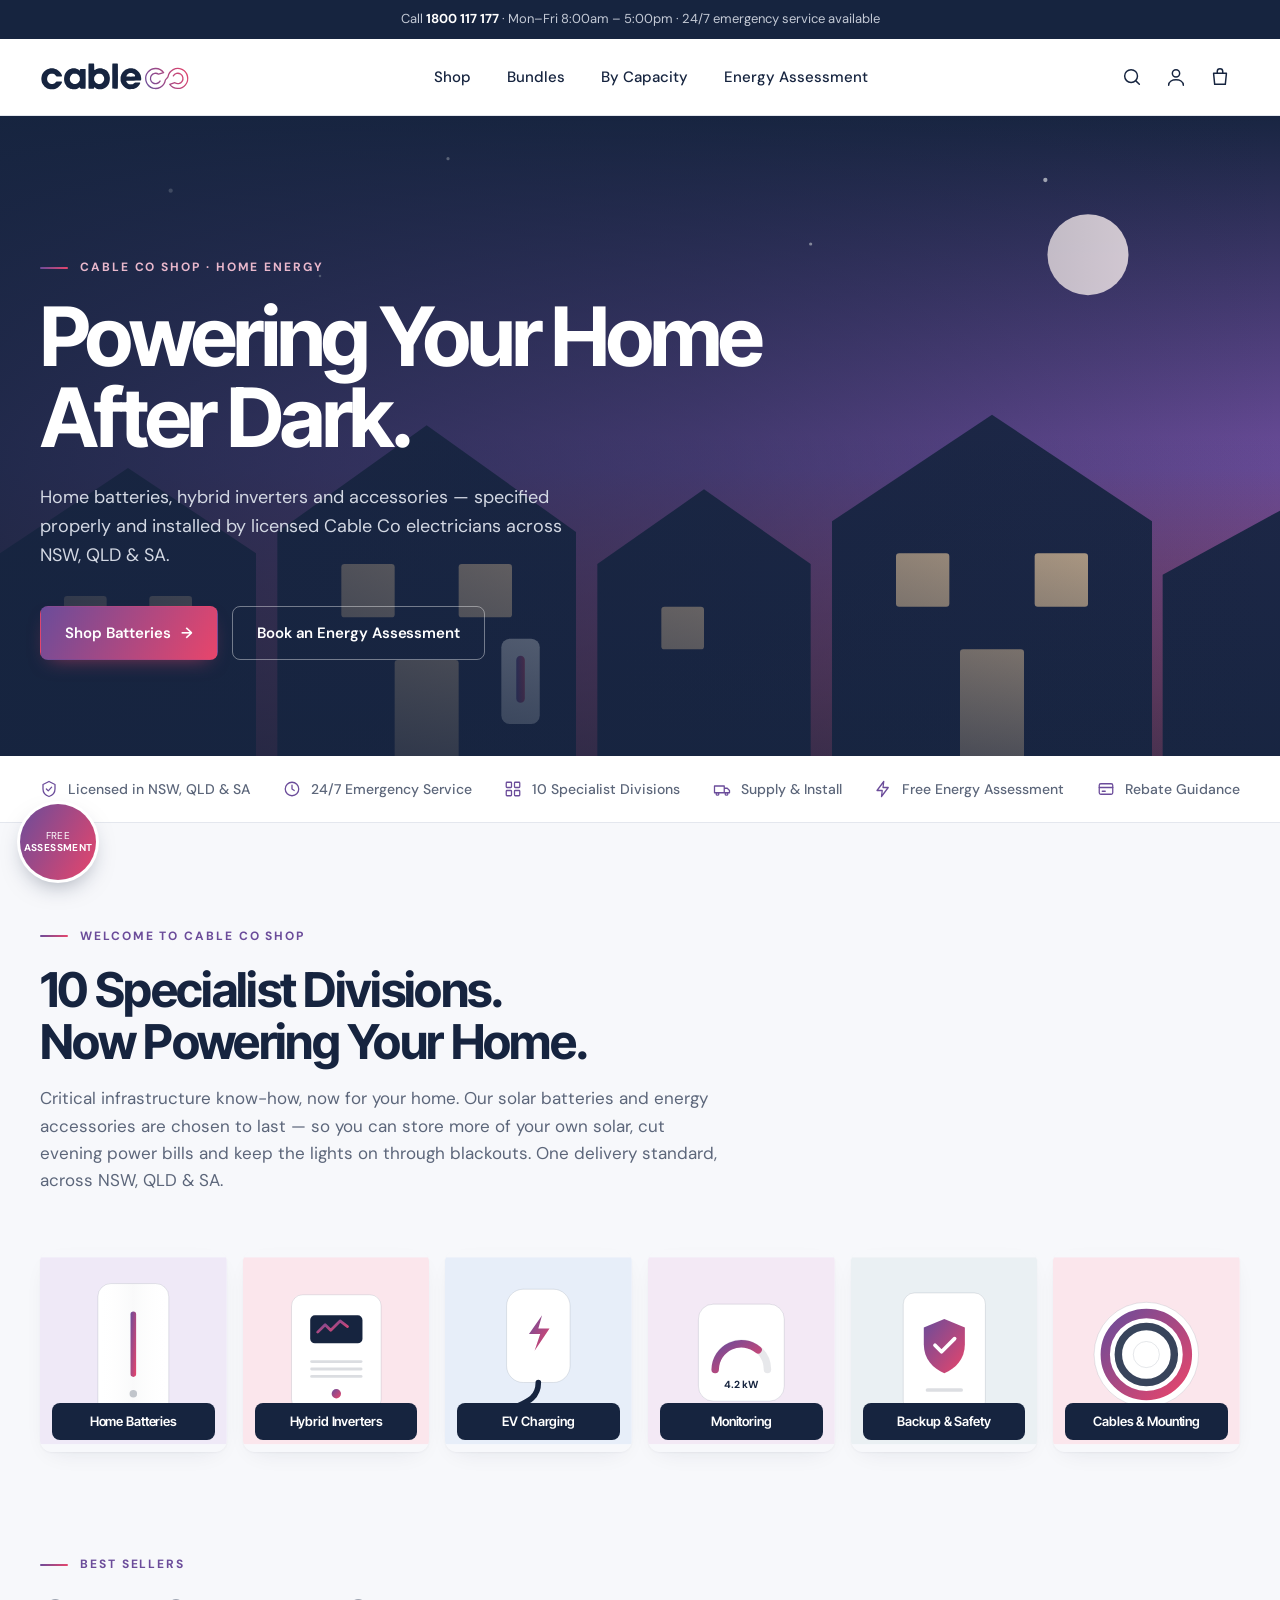
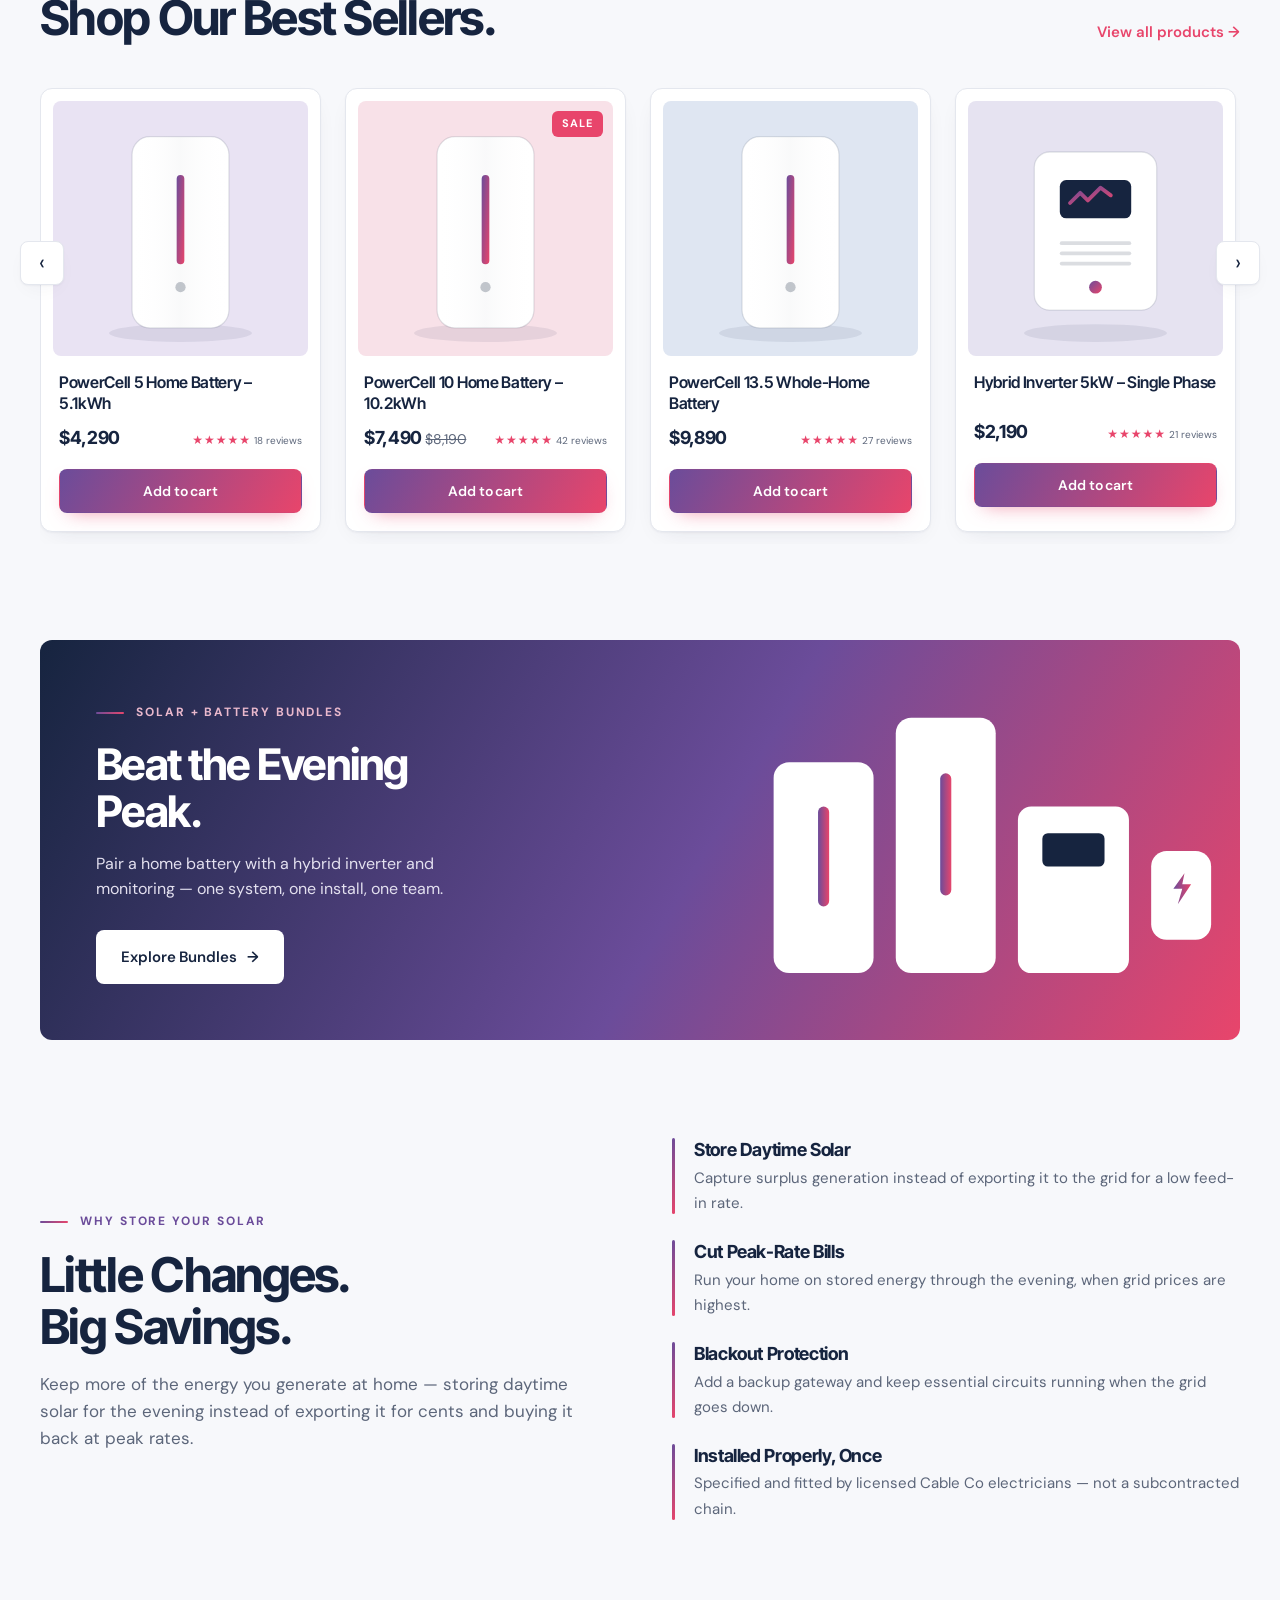
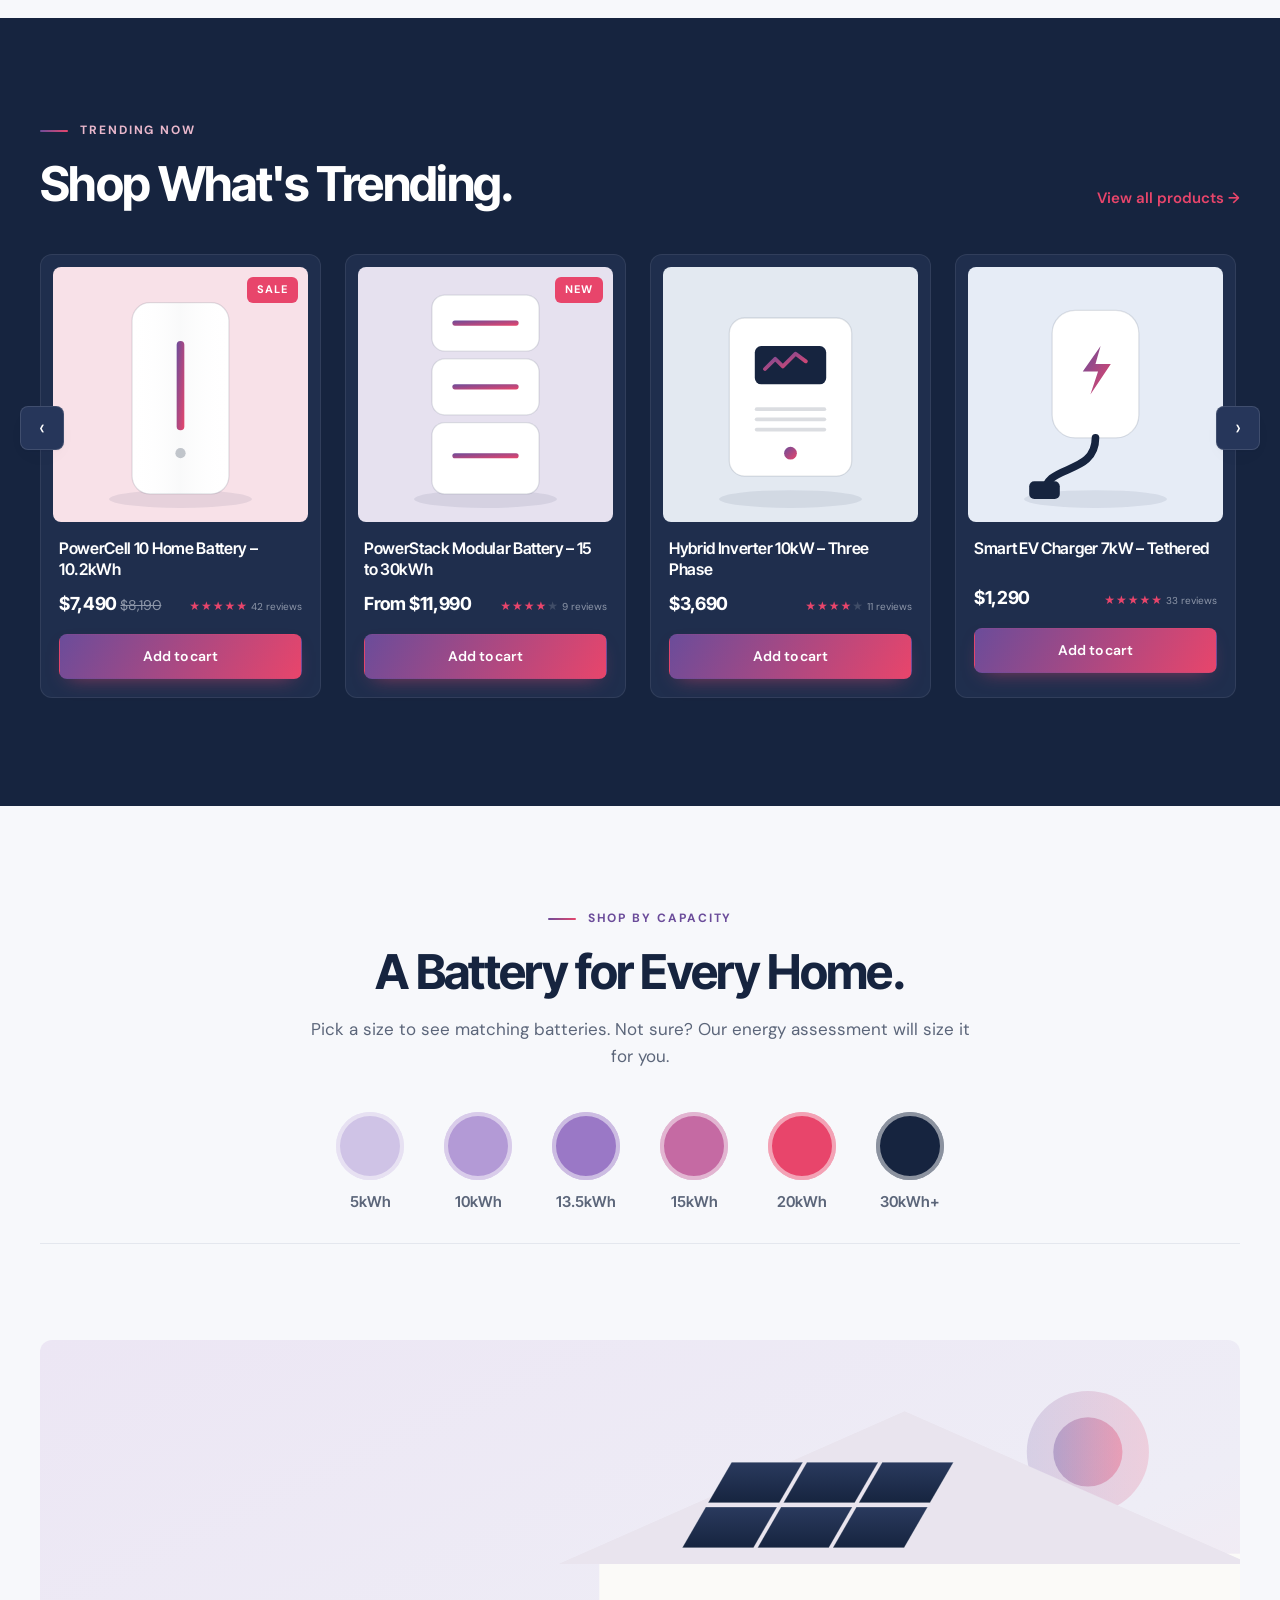
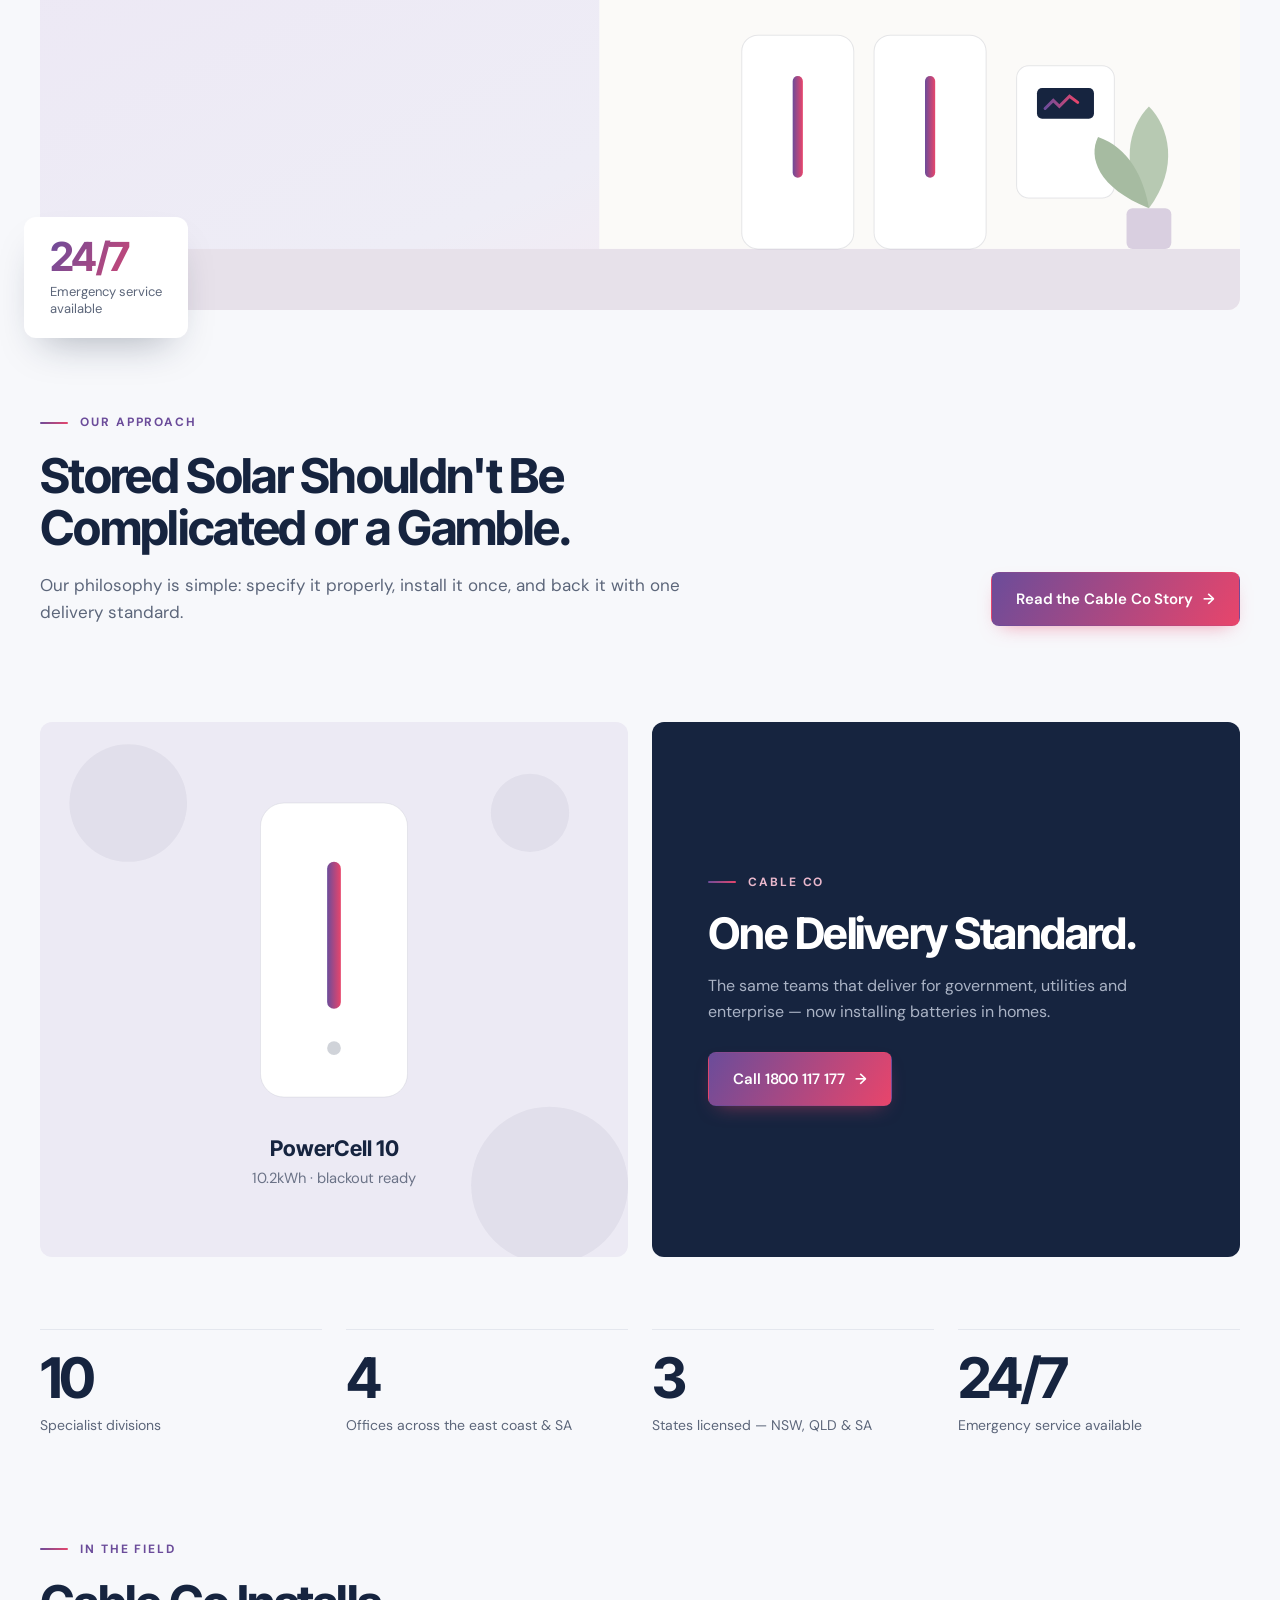
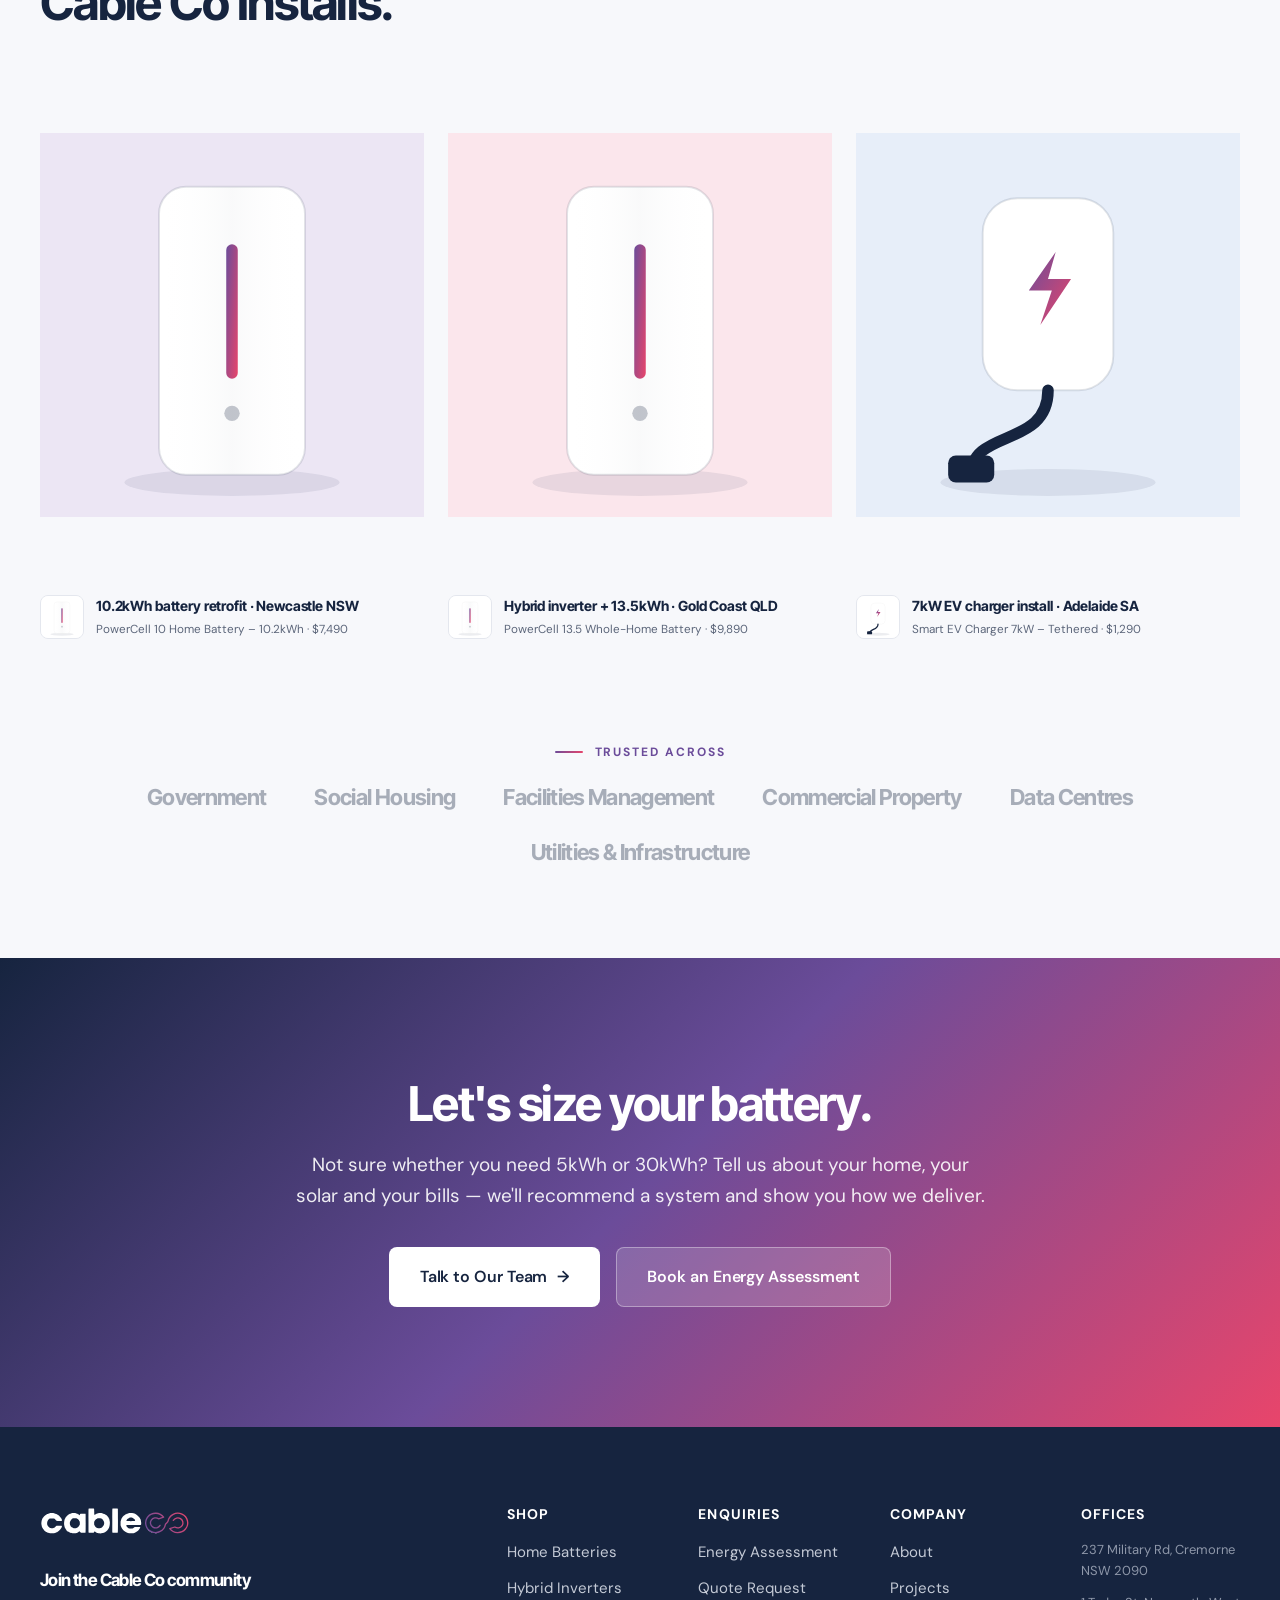
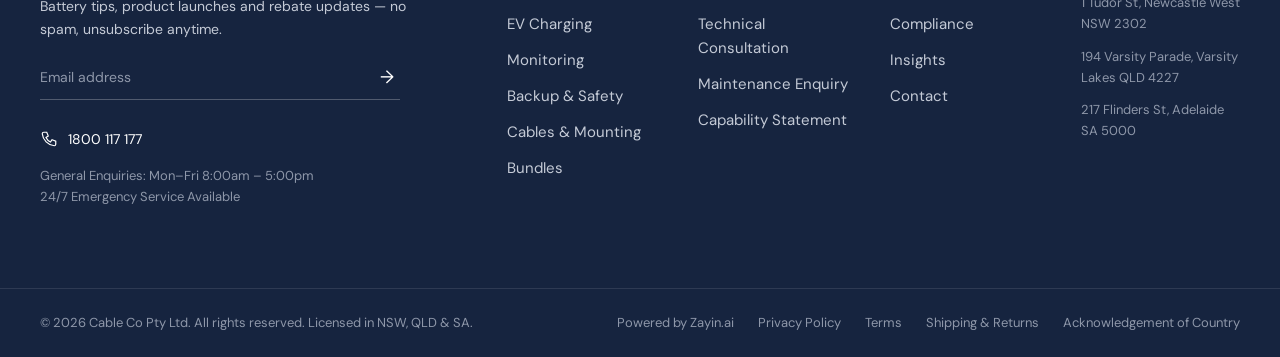
<file: index.html>
<!doctype html>
<html lang="en-AU">
<head>
  <meta charset="utf-8">
  <meta name="viewport" content="width=device-width, initial-scale=1">
  <title>Cable Co Shop | Solar Batteries & Accessories</title>
  <meta name="description" content="Home solar batteries, hybrid inverters, EV chargers and accessories from Cable Co — licensed in NSW, QLD & SA.">
  <link rel="preconnect" href="https://fonts.googleapis.com">
  <link rel="preconnect" href="https://fonts.gstatic.com" crossorigin>
  <link href="https://fonts.googleapis.com/css2?family=DM+Sans:opsz,wght@9..40,300;9..40,400;9..40,500;9..40,700&family=Inter+Tight:wght@500;600;700;800&display=swap" rel="stylesheet">
  <link rel="stylesheet" href="/assets/css/styles.css">
</head>
<body>

  <!-- Announcement bar -->
  <div class="announce">
    <span>Call <a href="tel:1800117177">1800 117 177</a> · Mon–Fri 8:00am – 5:00pm · 24/7 emergency service available</span>
  </div>

  <!-- Header -->
  <header class="site-header">
    <div class="container header-inner">
      <button class="icon-btn menu-toggle" aria-label="Open menu" data-menu-toggle>
        <svg viewBox="0 0 24 24"><path d="M3 6h18M3 12h18M3 18h18"/></svg>
      </button>
      <a href="/" class="logo" aria-label="Cable Co Shop home">
        <img src="/assets/img/cableco-logo.svg" alt="Cable Co" width="150" height="29">
      </a>
      <nav class="main-nav" data-menu>
        <a href="#best-sellers">Shop</a>
        <a href="#bundles">Bundles</a>
        <a href="#capacity">By Capacity</a>
        <a href="#assessment">Energy Assessment</a>
      </nav>
      <div class="header-icons">
        <button class="icon-btn" aria-label="Search"><svg viewBox="0 0 24 24"><circle cx="11" cy="11" r="7"/><path d="m20 20-3.5-3.5"/></svg></button>
        <a class="icon-btn" href="#" aria-label="Account"><svg viewBox="0 0 24 24"><circle cx="12" cy="8" r="4"/><path d="M4 21c0-4 4-6 8-6s8 2 8 6"/></svg></a>
        <button class="icon-btn cart-btn" aria-label="Cart" data-cart-open>
          <svg viewBox="0 0 24 24"><path d="M5 8h14l-1.2 12H6.2z"/><path d="M9 8V6a3 3 0 0 1 6 0v2"/></svg>
          <span class="cart-count" data-cart-count>0</span>
        </button>
      </div>
    </div>
  </header>

  <main>
    <!-- Hero -->
    <section class="hero">
      <div class="hero-art" aria-hidden="true">
        <svg viewBox="0 0 1200 620" preserveAspectRatio="xMidYMid slice">
          <defs>
            <linearGradient id="dusk" x1="0" y1="0" x2="0" y2="1"><stop offset="0" stop-color="#16243f"/><stop offset=".55" stop-color="#6b4c9a"/><stop offset="1" stop-color="#d9577e"/></linearGradient>
            <linearGradient id="fg" x1="0" x2="1"><stop offset="0" stop-color="#6b4c9a"/><stop offset="1" stop-color="#e8456b"/></linearGradient>
          </defs>
          <rect width="1200" height="620" fill="url(#dusk)"/>
          <g fill="#fff" opacity=".7"><circle cx="160" cy="80" r="2"/><circle cx="420" cy="50" r="1.5"/><circle cx="980" cy="70" r="2"/><circle cx="760" cy="130" r="1.5"/><circle cx="300" cy="160" r="1.2"/></g>
          <circle cx="1020" cy="140" r="38" fill="#fdf0f3" opacity=".9"/>
          <g fill="#1d2747">
            <path d="M0 620 V420 L120 340 L240 420 V620Z"/><path d="M260 620 V400 L400 300 L540 400 V620Z"/>
            <path d="M560 620 V430 L660 360 L760 430 V620Z"/><path d="M780 620 V390 L930 290 L1080 390 V620Z"/><path d="M1090 620 V440 L1200 380 V620Z"/>
          </g>
          <g fill="#ffd9a8"><rect x="60" y="460" width="40" height="40" rx="3"/><rect x="140" y="460" width="40" height="40" rx="3"/>
            <rect x="320" y="430" width="50" height="50" rx="3"/><rect x="430" y="430" width="50" height="50" rx="3"/><rect x="370" y="520" width="60" height="100" rx="3"/>
            <rect x="620" y="470" width="40" height="40" rx="3"/><rect x="840" y="420" width="50" height="50" rx="3"/><rect x="970" y="420" width="50" height="50" rx="3"/><rect x="900" y="510" width="60" height="110" rx="3"/></g>
          <g transform="translate(470 500)"><rect width="36" height="80" rx="8" fill="#fff"/><rect x="14" y="16" width="8" height="44" rx="4" fill="url(#fg)"/></g>
        </svg>
      </div>
      <div class="container hero-content">
        <p class="eyebrow light">Cable Co Shop · Home Energy</p>
        <h1>Powering Your Home<br>After Dark.</h1>
        <p class="hero-lead">Home batteries, hybrid inverters and accessories — specified properly and installed by licensed Cable Co electricians across NSW, QLD &amp; SA.</p>
        <div class="btn-row">
          <a href="#best-sellers" class="btn btn-grad">Shop Batteries <span aria-hidden="true">→</span></a>
          <a href="#assessment" class="btn btn-outline-light">Book an Energy Assessment</a>
        </div>
      </div>
    </section>

    <!-- Trust strip -->
    <section class="trust">
      <div class="container trust-inner">
        <span><svg viewBox="0 0 24 24"><path d="M12 2 4 6v6c0 5 3.5 8.5 8 10 4.5-1.5 8-5 8-10V6z"/><path d="m8.5 12 2.5 2.5 4.5-5"/></svg>Licensed in NSW, QLD &amp; SA</span>
        <span><svg viewBox="0 0 24 24"><circle cx="12" cy="12" r="9"/><path d="M12 7v5l3 2"/></svg>24/7 Emergency Service</span>
        <span><svg viewBox="0 0 24 24"><rect x="3" y="3" width="7" height="7" rx="1"/><rect x="14" y="3" width="7" height="7" rx="1"/><rect x="3" y="14" width="7" height="7" rx="1"/><rect x="14" y="14" width="7" height="7" rx="1"/></svg>10 Specialist Divisions</span>
        <span><svg viewBox="0 0 24 24"><path d="M2 8h13v9H2zM15 11h4l3 3v3h-7"/><circle cx="6" cy="18.5" r="1.8"/><circle cx="18" cy="18.5" r="1.8"/></svg>Supply &amp; Install</span>
        <span><svg viewBox="0 0 24 24"><path d="M13 2 4 14h7l-1 8 9-12h-7z"/></svg>Free Energy Assessment</span>
        <span><svg viewBox="0 0 24 24"><rect x="3" y="5" width="18" height="14" rx="2"/><path d="M3 10h18M7 15h4"/></svg>Rebate Guidance</span>
      </div>
    </section>

    <!-- Welcome -->
    <section class="section container intro">
      <div class="sec-head">
        <p class="eyebrow">Welcome to Cable Co Shop</p>
        <h2>10 Specialist Divisions.<br>Now Powering Your Home.</h2>
        <p>Critical infrastructure know-how, now for your home. Our solar batteries and energy accessories are chosen to last — so you can store more of your own solar, cut evening power bills and keep the lights on through blackouts. One delivery standard, across NSW, QLD &amp; SA.</p>
      </div>
    </section>

    <!-- Category tiles -->
    <section class="cat-tiles" data-categories></section>

    <!-- Best sellers -->
    <section class="section" id="best-sellers">
      <div class="container">
        <div class="sec-head row">
          <div>
            <p class="eyebrow">Best Sellers</p>
            <h2>Shop Our Best Sellers.</h2>
          </div>
          <a href="#trending" class="link-arrow">View all products <span aria-hidden="true">→</span></a>
        </div>
        <div class="carousel" data-carousel>
          <button class="car-arrow prev" aria-label="Previous" data-prev>‹</button>
          <div class="car-track" data-products="best"></div>
          <button class="car-arrow next" aria-label="Next" data-next>›</button>
        </div>
      </div>
    </section>

    <!-- Promo banner -->
    <section class="container" id="bundles">
      <div class="promo">
        <div class="promo-art" aria-hidden="true">
          <svg viewBox="0 0 800 360" preserveAspectRatio="xMaxYMax meet">
            <defs><linearGradient id="pg" x1="0" x2="1"><stop offset="0" stop-color="#6b4c9a"/><stop offset="1" stop-color="#e8456b"/></linearGradient></defs>
            <g transform="translate(380 70)">
              <rect x="0" y="40" width="90" height="190" rx="14" fill="#fff"/><rect x="40" y="80" width="10" height="90" rx="5" fill="url(#pg)"/>
              <rect x="110" y="0" width="90" height="230" rx="14" fill="#fff"/><rect x="150" y="50" width="10" height="110" rx="5" fill="url(#pg)"/>
              <rect x="220" y="80" width="100" height="150" rx="12" fill="#fff"/><rect x="242" y="104" width="56" height="30" rx="5" fill="#16243f"/>
              <rect x="340" y="120" width="54" height="80" rx="14" fill="#fff"/><path d="M370 140 l-10 14 h8 l-4 14 12-18 h-8z" fill="url(#pg)"/>
            </g>
          </svg>
        </div>
        <div class="promo-copy">
          <p class="eyebrow light">Solar + Battery Bundles</p>
          <h3>Beat the Evening Peak.</h3>
          <p>Pair a home battery with a hybrid inverter and monitoring — one system, one install, one team.</p>
          <a href="#trending" class="btn btn-white">Explore Bundles <span aria-hidden="true">→</span></a>
        </div>
      </div>
    </section>

    <!-- Tagline -->
    <section class="section container split-copy">
      <div class="sec-head">
        <p class="eyebrow">Why Store Your Solar</p>
        <h2>Little Changes.<br>Big Savings.</h2>
        <p>Keep more of the energy you generate at home — storing daytime solar for the evening instead of exporting it for cents and buying it back at peak rates.</p>
      </div>
      <ul class="bar-list">
        <li><strong>Store Daytime Solar</strong><span>Capture surplus generation instead of exporting it to the grid for a low feed-in rate.</span></li>
        <li><strong>Cut Peak-Rate Bills</strong><span>Run your home on stored energy through the evening, when grid prices are highest.</span></li>
        <li><strong>Blackout Protection</strong><span>Add a backup gateway and keep essential circuits running when the grid goes down.</span></li>
        <li><strong>Installed Properly, Once</strong><span>Specified and fitted by licensed Cable Co electricians — not a subcontracted chain.</span></li>
      </ul>
    </section>

    <!-- Trending -->
    <section class="section section-dark" id="trending">
      <div class="container">
        <div class="sec-head row">
          <div>
            <p class="eyebrow">Trending Now</p>
            <h2>Shop What's Trending.</h2>
          </div>
          <a href="#best-sellers" class="link-arrow">View all products <span aria-hidden="true">→</span></a>
        </div>
        <div class="carousel" data-carousel>
          <button class="car-arrow prev" aria-label="Previous" data-prev>‹</button>
          <div class="car-track" data-products="trend"></div>
          <button class="car-arrow next" aria-label="Next" data-next>›</button>
        </div>
      </div>
    </section>

    <!-- Shop by capacity -->
    <section class="section container capacity" id="capacity">
      <div class="sec-head center">
        <p class="eyebrow">Shop by Capacity</p>
        <h2>A Battery for Every Home.</h2>
        <p>Pick a size to see matching batteries. Not sure? Our energy assessment will size it for you.</p>
      </div>
      <div class="cap-row" data-capacities></div>
      <div class="cap-results" data-cap-results hidden></div>
    </section>

    <!-- Lifestyle feature -->
    <section class="container">
      <div class="feature-img">
        <svg viewBox="0 0 1200 560" preserveAspectRatio="xMidYMid slice" aria-hidden="true">
          <defs>
            <linearGradient id="sky" x1="0" y1="0" x2="1" y2="1"><stop offset="0" stop-color="#ece6f4"/><stop offset=".6" stop-color="#eeedf6"/><stop offset="1" stop-color="#fbe6ec"/></linearGradient>
            <linearGradient id="hg" x1="0" x2="1"><stop offset="0" stop-color="#6b4c9a"/><stop offset="1" stop-color="#e8456b"/></linearGradient>
            <linearGradient id="panel" x1="0" y1="0" x2="0" y2="1"><stop offset="0" stop-color="#2a3a5e"/><stop offset="1" stop-color="#16243f"/></linearGradient>
          </defs>
          <rect width="1200" height="560" fill="url(#sky)"/>
          <circle cx="1040" cy="110" r="60" fill="url(#hg)" opacity=".18"/>
          <circle cx="1040" cy="110" r="34" fill="url(#hg)" opacity=".35"/>
          <rect x="560" y="210" width="640" height="350" fill="#fbfaf8"/>
          <path d="M520 220 L860 70 L1200 220 Z" fill="#e9e4ee"/>
          <g transform="translate(690 120) skewX(-30)">
            <g fill="url(#panel)" stroke="#fff" stroke-opacity=".25">
              <rect x="0" y="0" width="70" height="40"/><rect x="74" y="0" width="70" height="40"/><rect x="148" y="0" width="70" height="40"/>
              <rect x="0" y="44" width="70" height="40"/><rect x="74" y="44" width="70" height="40"/><rect x="148" y="44" width="70" height="40"/>
            </g>
          </g>
          <rect x="0" y="500" width="1200" height="60" fill="#e7e1ea"/>
          <g transform="translate(700 290)">
            <rect x="0" y="0" width="110" height="210" rx="16" fill="#fff" stroke="#16243f" stroke-opacity=".1"/>
            <rect x="50" y="40" width="10" height="100" rx="5" fill="url(#hg)"/>
            <rect x="130" y="0" width="110" height="210" rx="16" fill="#fff" stroke="#16243f" stroke-opacity=".1"/>
            <rect x="180" y="40" width="10" height="100" rx="5" fill="url(#hg)"/>
            <rect x="270" y="30" width="96" height="130" rx="12" fill="#fff" stroke="#16243f" stroke-opacity=".1"/>
            <rect x="290" y="52" width="56" height="30" rx="5" fill="#16243f"/>
            <path d="M298 72 l8-8 6 6 10-10 8 6" fill="none" stroke="url(#hg)" stroke-width="3" stroke-linecap="round"/>
          </g>
          <g transform="translate(1100 380)"><rect x="-22" y="80" width="44" height="40" rx="6" fill="#d9cfe0"/><path d="M0 80 C-30 40 -20 0 0 -20 C20 0 30 40 0 80Z" fill="#b7c9b2"/><path d="M0 80 C-50 60 -60 30 -50 10 C-20 20 -5 50 0 80Z" fill="#a6bba1"/></g>
        </svg>
        <div class="float-stat"><strong>24/7</strong><span>Emergency service<br>available</span></div>
      </div>
    </section>

    <!-- Philosophy -->
    <section class="section container philosophy">
      <div class="sec-head">
        <p class="eyebrow">Our Approach</p>
        <h2>Stored Solar Shouldn't Be<br>Complicated or a Gamble.</h2>
        <p>Our philosophy is simple: specify it properly, install it once, and back it with one delivery standard.</p>
      </div>
      <a href="#assessment" class="btn btn-grad">Read the Cable Co Story <span aria-hidden="true">→</span></a>
    </section>

    <!-- Split: image + statement -->
    <section class="container split">
      <div class="split-img" aria-hidden="true">
        <svg viewBox="0 0 600 600" preserveAspectRatio="xMidYMid slice">
          <defs><linearGradient id="sg" x1="0" x2="1"><stop offset="0" stop-color="#6b4c9a"/><stop offset="1" stop-color="#e8456b"/></linearGradient></defs>
          <rect width="600" height="600" fill="#eceaf4"/>
          <g fill="#16243f" opacity=".05"><circle cx="90" cy="110" r="60"/><circle cx="520" cy="500" r="80"/><circle cx="500" cy="120" r="40"/></g>
          <g transform="translate(225 110)"><rect width="150" height="300" rx="24" fill="#fff" stroke="#16243f" stroke-opacity=".08"/><rect x="68" y="60" width="14" height="150" rx="7" fill="url(#sg)"/><circle cx="75" cy="250" r="7" fill="#16243f" opacity=".2"/></g>
          <text x="300" y="470" text-anchor="middle" font-family="Inter Tight, DM Sans, sans-serif" font-size="22" font-weight="700" fill="#16243f">PowerCell 10</text>
          <text x="300" y="498" text-anchor="middle" font-family="DM Sans, sans-serif" font-size="15" fill="#16243f" opacity=".6">10.2kWh · blackout ready</text>
        </svg>
      </div>
      <div class="stat-box">
        <p class="eyebrow light">Cable Co</p>
        <h3>One Delivery Standard.</h3>
        <p>The same teams that deliver for government, utilities and enterprise — now installing batteries in homes.</p>
        <a href="tel:1800117177" class="btn btn-grad">Call 1800 117 177 <span aria-hidden="true">→</span></a>
      </div>
    </section>

    <!-- Stats -->
    <section class="container stats">
      <div><strong>10</strong><span>Specialist divisions</span></div>
      <div><strong>4</strong><span>Offices across the east coast &amp; SA</span></div>
      <div><strong>3</strong><span>States licensed — NSW, QLD &amp; SA</span></div>
      <div><strong>24/7</strong><span>Emergency service available</span></div>
    </section>

    <!-- Projects / social -->
    <section class="section container projects">
      <div class="sec-head">
        <p class="eyebrow">In the Field</p>
        <h2>Cable Co Installs.</h2>
      </div>
      <div class="proj-grid" data-projects></div>
    </section>

    <!-- Trusted by sectors (logo strip) -->
    <section class="sectors">
      <p class="eyebrow">Trusted Across</p>
      <div class="sector-strip">
        <span>Government</span><span>Social Housing</span><span>Facilities Management</span><span>Commercial Property</span><span>Data Centres</span><span>Utilities &amp; Infrastructure</span>
      </div>
    </section>

    <!-- CTA band -->
    <section class="cta-band" id="assessment">
      <div class="container narrow">
        <h2>Let's size your battery.</h2>
        <p>Not sure whether you need 5kWh or 30kWh? Tell us about your home, your solar and your bills — we'll recommend a system and show you how we deliver.</p>
        <div class="cta-btns">
          <a href="tel:1800117177" class="btn btn-white">Talk to Our Team <span aria-hidden="true">→</span></a>
          <a href="#" class="btn btn-ghost">Book an Energy Assessment</a>
        </div>
      </div>
    </section>
  </main>

  <!-- Footer -->
  <footer class="site-footer">
    <div class="container footer-top">
      <div class="footer-brand">
        <a href="/" class="logo logo-light" aria-label="Cable Co Shop home">
          <img src="/assets/img/cableco-logo-white.svg" alt="Cable Co" width="150" height="29">
        </a>
        <h4>Join the Cable Co community</h4>
        <p>Battery tips, product launches and rebate updates — no spam, unsubscribe anytime.</p>
        <form class="newsletter" data-newsletter>
          <input type="email" placeholder="Email address" aria-label="Email address" required>
          <button type="submit" aria-label="Subscribe">→</button>
        </form>
        <p class="phone"><svg viewBox="0 0 24 24"><path d="M5 3h4l2 5-3 2a12 12 0 0 0 6 6l2-3 5 2v4a2 2 0 0 1-2 2A18 18 0 0 1 3 5a2 2 0 0 1 2-2z"/></svg><a href="tel:1800117177">1800 117 177</a></p>
        <p class="hours">General Enquiries: Mon–Fri 8:00am – 5:00pm<br>24/7 Emergency Service Available</p>
      </div>
      <div class="footer-cols">
        <div>
          <h5>Shop</h5>
          <a href="#best-sellers">Home Batteries</a><a href="#best-sellers">Hybrid Inverters</a><a href="#trending">EV Charging</a><a href="#trending">Monitoring</a><a href="#trending">Backup &amp; Safety</a><a href="#trending">Cables &amp; Mounting</a><a href="#bundles">Bundles</a>
        </div>
        <div>
          <h5>Enquiries</h5>
          <a href="#assessment">Energy Assessment</a><a href="#">Quote Request</a><a href="#">Technical Consultation</a><a href="#">Maintenance Enquiry</a><a href="#">Capability Statement</a>
        </div>
        <div>
          <h5>Company</h5>
          <a href="#">About</a><a href="#">Projects</a><a href="#">Compliance</a><a href="#">Insights</a><a href="#">Contact</a>
        </div>
        <div>
          <h5>Offices</h5>
          <p>237 Military Rd, Cremorne NSW 2090</p><p>1 Tudor St, Newcastle West NSW 2302</p><p>194 Varsity Parade, Varsity Lakes QLD 4227</p><p>217 Flinders St, Adelaide SA 5000</p>
        </div>
      </div>
    </div>
    <div class="footer-bottom">
      <div class="container footer-bottom-inner">
        <span>© <span data-year>2026</span> Cable Co Pty Ltd. All rights reserved. Licensed in NSW, QLD &amp; SA.</span>
        <span class="fb-links"><span>Powered by Zayin.ai</span><a href="#">Privacy Policy</a><a href="#">Terms</a><a href="#">Shipping &amp; Returns</a><a href="#">Acknowledgement of Country</a></span>
      </div>
    </div>
  </footer>

  <!-- Floating offer badge -->
  <a href="#assessment" class="float-badge">Free<br><strong>Assess­ment</strong></a>

  <!-- Cart drawer -->
  <div class="drawer-overlay" data-cart-close></div>
  <aside class="cart-drawer" aria-label="Shopping cart" aria-hidden="true">
    <div class="drawer-head">
      <h3>Your cart</h3>
      <button class="icon-btn" aria-label="Close cart" data-cart-close><svg viewBox="0 0 24 24"><path d="M6 6l12 12M18 6 6 18"/></svg></button>
    </div>
    <div class="drawer-body" data-cart-items></div>
    <div class="drawer-foot">
      <div class="subtotal"><span>Subtotal</span><strong data-cart-subtotal>$0</strong></div>
      <p class="fine">GST included. Installation quoted separately.</p>
      <button class="btn btn-grad btn-block" data-checkout>Checkout</button>
    </div>
  </aside>
  <div class="toast" data-toast></div>

  <script src="/assets/js/products.js"></script>
  <script src="/assets/js/main.js"></script>
</body>
</html>
</file>
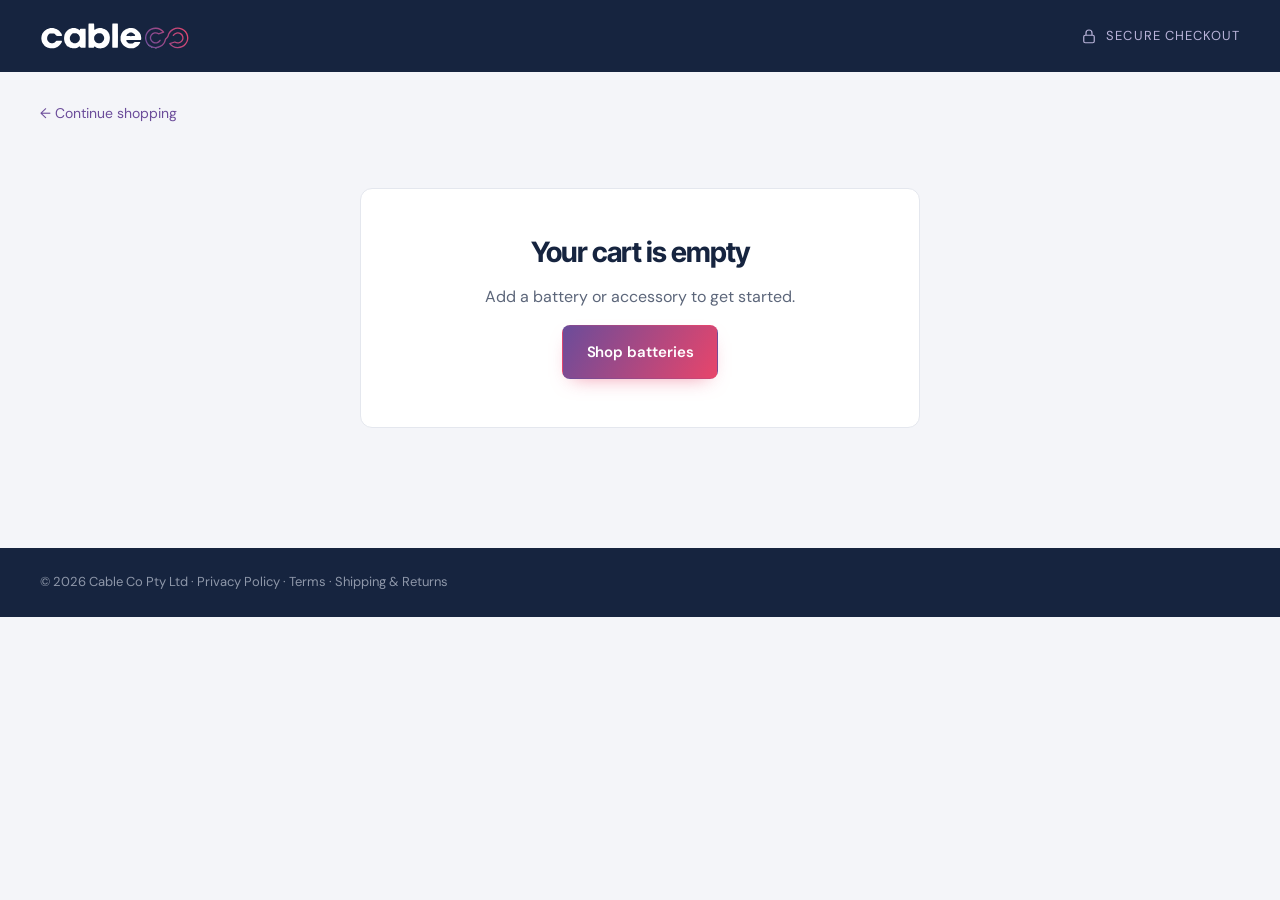
<file: checkout.html>
<!doctype html>
<html lang="en-AU">
<head>
  <meta charset="utf-8">
  <meta name="viewport" content="width=device-width, initial-scale=1">
  <title>Checkout | Cable Co Shop</title>
  <meta name="robots" content="noindex">
  <link rel="preconnect" href="https://fonts.googleapis.com">
  <link rel="preconnect" href="https://fonts.gstatic.com" crossorigin>
  <link href="https://fonts.googleapis.com/css2?family=DM+Sans:opsz,wght@9..40,300;9..40,400;9..40,500;9..40,700&family=Inter+Tight:wght@500;600;700;800&display=swap" rel="stylesheet">
  <link rel="stylesheet" href="/assets/css/styles.css">
</head>
<body class="checkout-page">

  <header class="co-header">
    <div class="container co-header-inner">
      <a href="/" class="logo logo-light" aria-label="Cable Co Shop home">
        <img src="/assets/img/cableco-logo-white.svg" alt="Cable Co" width="150" height="29">
      </a>
      <span class="co-secure"><svg viewBox="0 0 24 24"><rect x="5" y="11" width="14" height="10" rx="2"/><path d="M8 11V8a4 4 0 0 1 8 0v3"/></svg>Secure checkout</span>
    </div>
  </header>

  <main class="container co-main">
    <a href="/" class="co-back">← Continue shopping</a>

    <!-- Empty cart -->
    <section class="co-empty" data-empty hidden>
      <h1>Your cart is empty</h1>
      <p>Add a battery or accessory to get started.</p>
      <a href="/#best-sellers" class="btn btn-grad">Shop batteries</a>
    </section>

    <!-- Confirmation -->
    <section class="co-done" data-done hidden>
      <div class="co-done-icon"><svg viewBox="0 0 24 24"><path d="m5 12 5 5 9-10"/></svg></div>
      <h1>Thanks, <span data-done-name></span></h1>
      <p>Your order reference is <strong data-done-ref></strong>.</p>
      <p class="co-notice">Online payments aren't live yet, so this order hasn't been charged or placed. Call <a href="tel:1800117177">1800 117 177</a> and quote your reference — our team will confirm stock, delivery and installation and take payment over the phone.</p>
      <a href="/" class="btn btn-grad">Back to shop</a>
    </section>

    <div class="co-grid" data-checkout-grid>
      <!-- Form -->
      <form class="co-form" data-form novalidate>
        <fieldset class="co-step">
          <legend><span class="num">1</span>Contact</legend>
          <div class="field-row">
            <label class="field"><span>Email</span><input type="email" name="email" autocomplete="email" required></label>
            <label class="field"><span>Mobile</span><input type="tel" name="phone" autocomplete="tel" required pattern="[0-9 +()]{8,}"></label>
          </div>
          <label class="check"><input type="checkbox" name="news" checked> Email me battery tips, launches and rebate updates</label>
        </fieldset>

        <fieldset class="co-step">
          <legend><span class="num">2</span>Delivery address</legend>
          <div class="field-row">
            <label class="field"><span>First name</span><input name="first" autocomplete="given-name" required></label>
            <label class="field"><span>Last name</span><input name="last" autocomplete="family-name" required></label>
          </div>
          <label class="field"><span>Street address</span><input name="address" autocomplete="street-address" required></label>
          <div class="field-row three">
            <label class="field"><span>Suburb</span><input name="suburb" autocomplete="address-level2" required></label>
            <label class="field"><span>State</span>
              <select name="state" autocomplete="address-level1" required>
                <option value="">Select</option><option>NSW</option><option>QLD</option><option>SA</option><option>ACT</option><option>VIC</option><option>TAS</option><option>WA</option><option>NT</option>
              </select>
            </label>
            <label class="field"><span>Postcode</span><input name="postcode" inputmode="numeric" autocomplete="postal-code" required pattern="\d{4}" maxlength="4"></label>
          </div>
          <p class="hint" data-state-hint hidden>Installation is available in NSW, QLD &amp; SA. Outside these states we can supply and deliver only.</p>
        </fieldset>

        <fieldset class="co-step">
          <legend><span class="num">3</span>Delivery &amp; installation</legend>
          <div class="options" data-fulfil>
            <label class="option">
              <input type="radio" name="fulfil" value="install" checked>
              <span class="opt-body"><strong>Supply &amp; install by Cable Co</strong><small>Licensed electricians. Installation is quoted after a free site assessment.</small></span>
              <span class="opt-price">Quote</span>
            </label>
            <label class="option">
              <input type="radio" name="fulfil" value="deliver">
              <span class="opt-body"><strong>Delivery only</strong><small>Delivered to your address in 3–7 business days.</small></span>
              <span class="opt-price">$149</span>
            </label>
            <label class="option">
              <input type="radio" name="fulfil" value="collect">
              <span class="opt-body"><strong>Click &amp; collect</strong><small>Pick up from a Cable Co office.</small></span>
              <span class="opt-price">Free</span>
            </label>
          </div>
          <label class="field" data-office hidden><span>Collection office</span>
            <select name="office">
              <option>237 Military Rd, Cremorne NSW 2090</option>
              <option>1 Tudor St, Newcastle West NSW 2302</option>
              <option>194 Varsity Parade, Varsity Lakes QLD 4227</option>
              <option>217 Flinders St, Adelaide SA 5000</option>
            </select>
          </label>
          <label class="field"><span>Notes for our team <em>(optional)</em></span><textarea name="notes" rows="3" placeholder="e.g. existing solar system size, switchboard location, access details"></textarea></label>
        </fieldset>

        <fieldset class="co-step">
          <legend><span class="num">4</span>Payment</legend>
          <div class="options">
            <label class="option">
              <input type="radio" name="pay" value="card" checked>
              <span class="opt-body"><strong>Credit or debit card</strong><small>Visa, Mastercard, Amex</small></span>
              <span class="opt-icons"><svg viewBox="0 0 24 24"><rect x="2" y="5" width="20" height="14" rx="2"/><path d="M2 10h20"/></svg></span>
            </label>
            <label class="option">
              <input type="radio" name="pay" value="bnpl">
              <span class="opt-body"><strong>Buy now, pay later</strong><small>Split your purchase into instalments</small></span>
            </label>
            <label class="option">
              <input type="radio" name="pay" value="bank">
              <span class="opt-body"><strong>Bank transfer</strong><small>Details sent with your order confirmation</small></span>
            </label>
          </div>
          <div class="pay-box">
            <svg viewBox="0 0 24 24"><rect x="5" y="11" width="14" height="10" rx="2"/><path d="M8 11V8a4 4 0 0 1 8 0v3"/></svg>
            <p>Card details will be entered in the payment provider's secure form once online payments go live. Cable Co never stores your card number.</p>
          </div>
        </fieldset>

        <label class="check terms"><input type="checkbox" name="terms" required> <span>I agree to the <a href="#">Terms</a> and <a href="#">Shipping &amp; Returns</a> policy</span></label>
        <p class="form-error" data-error hidden>Please complete the highlighted fields.</p>
        <button type="submit" class="btn btn-grad btn-block btn-lg">Place order · <span data-total-btn>$0</span></button>
      </form>

      <!-- Summary -->
      <aside class="co-summary">
        <h2>Order summary</h2>
        <div class="co-lines" data-lines></div>
        <form class="promo-code" data-promo>
          <input name="code" placeholder="Discount code" aria-label="Discount code">
          <button class="btn btn-sm btn-navy" type="submit">Apply</button>
        </form>
        <p class="hint" data-promo-msg hidden></p>
        <dl class="totals">
          <div><dt>Subtotal</dt><dd data-subtotal>$0</dd></div>
          <div><dt>Delivery</dt><dd data-delivery>—</dd></div>
          <div><dt>Installation</dt><dd data-install>Quoted after assessment</dd></div>
          <div class="grand"><dt>Total</dt><dd data-total>$0</dd></div>
          <div class="gst"><dt>Includes GST of</dt><dd data-gst>$0</dd></div>
        </dl>
        <ul class="co-trust">
          <li>Licensed in NSW, QLD &amp; SA</li>
          <li>24/7 emergency service available</li>
          <li>Questions? Call <a href="tel:1800117177">1800 117 177</a></li>
        </ul>
      </aside>
    </div>
  </main>

  <footer class="co-footer">
    <div class="container">© <span data-year>2026</span> Cable Co Pty Ltd · <a href="#">Privacy Policy</a> · <a href="#">Terms</a> · <a href="#">Shipping &amp; Returns</a></div>
  </footer>

  <script src="/assets/js/products.js"></script>
  <script src="/assets/js/checkout.js"></script>
</body>
</html>
</file>
<file: assets/css/styles.css>
:root {
  --navy: #16243f;
  --navy-2: #1f2e4d;
  --navy-3: #26365a;
  --purple: #6b4c9a;
  --pink: #e8456b;
  --grad: linear-gradient(120deg, var(--navy) 0%, var(--purple) 55%, var(--pink) 100%);
  --grad-accent: linear-gradient(120deg, var(--purple), var(--pink));
  --bg: #f7f8fb;
  --tint: #f1edf6;
  --text: #16243f;
  --muted: #5c667a;
  --line: #e4e7ee;
  --radius: 12px;
  --font: "DM Sans", system-ui, -apple-system, "Segoe UI", sans-serif;
  --head: "Inter Tight", "DM Sans", system-ui, sans-serif;
  --shadow: 0 1px 2px rgba(22,36,63,.04), 0 8px 24px -12px rgba(22,36,63,.12);
}

* { box-sizing: border-box; }
[hidden] { display: none !important; }
html { scroll-behavior: smooth; }
body { margin: 0; font-family: var(--font); color: var(--text); background: var(--bg); line-height: 1.6; -webkit-font-smoothing: antialiased; }
img, svg { display: block; max-width: 100%; }
a { color: inherit; text-decoration: none; }
button { font: inherit; cursor: pointer; }
h1, h2, h3, h4, h5 { margin: 0; font-family: var(--head); font-weight: 700; letter-spacing: -0.035em; line-height: 1.08; }

.container { width: min(1200px, 100% - 32px); margin-inline: auto; }
.narrow { max-width: 820px; }
.section { padding: 96px 0; }
.section.container { padding: 96px 0; }

/* ---------- Type: eyebrow + section heads ---------- */
.eyebrow { display: inline-flex; align-items: center; gap: 12px; margin: 0 0 18px; font-size: 12px; font-weight: 700; letter-spacing: .16em; text-transform: uppercase; color: var(--purple); }
.eyebrow::before { content: ""; width: 28px; height: 2px; border-radius: 2px; background: var(--grad-accent); }
.eyebrow.light { color: #e9b8cc; }
.sec-head { max-width: 680px; margin-bottom: 40px; }
.section.intro { padding-bottom: 56px; }
.section.intro .sec-head { margin-bottom: 0; }
.sec-head h2 { font-size: clamp(32px, 4vw, 48px); }
.sec-head p:not(.eyebrow) { color: var(--muted); font-size: 17px; margin: 18px 0 0; }
.sec-head.row { max-width: none; display: flex; justify-content: space-between; align-items: flex-end; gap: 24px; flex-wrap: wrap; }
.sec-head.center { margin-inline: auto; text-align: center; }
.sec-head.center .eyebrow { justify-content: center; }
.link-arrow { font-size: 15px; font-weight: 600; color: var(--pink); white-space: nowrap; }
.link-arrow span { display: inline-block; transition: transform .15s; }
.link-arrow:hover span { transform: translateX(3px); }

/* ---------- Buttons ---------- */
.btn { display: inline-flex; align-items: center; justify-content: center; gap: 10px; border: 1px solid transparent; border-radius: 8px; padding: 14px 24px; font-size: 15px; font-weight: 600; letter-spacing: -0.005em; transition: transform .15s, box-shadow .15s, opacity .15s, background .15s; }
.btn:hover { transform: translateY(-1px); }
.btn-grad { background: var(--grad-accent); color: #fff; box-shadow: 0 8px 20px -10px rgba(232,69,107,.6); }
.btn-white { background: #fff; color: var(--navy); }
.btn-ghost { background: rgba(255,255,255,.16); color: #fff; border-color: rgba(255,255,255,.35); }
.btn-outline-light { background: transparent; color: #fff; border-color: rgba(255,255,255,.4); }
.btn-outline-light:hover { background: rgba(255,255,255,.1); }
.btn-sm { padding: 10px 16px; font-size: 14px; }
.btn-block { width: 100%; }
.btn:disabled { opacity: .45; cursor: not-allowed; transform: none; }
.btn-row { display: flex; gap: 14px; flex-wrap: wrap; }

/* ---------- Announcement + header ---------- */
.announce { background: var(--navy); color: #c4cad6; text-align: center; font-size: 13px; padding: 9px 16px; }
.announce a { font-weight: 700; color: #fff; }

.site-header { position: sticky; top: 0; z-index: 40; background: rgba(255,255,255,.94); backdrop-filter: blur(10px); border-bottom: 1px solid var(--line); }
.header-inner { display: flex; align-items: center; gap: 24px; height: 76px; }
.logo { display: inline-flex; align-items: center; }
.logo img { width: 150px; height: auto; }

.main-nav { display: flex; gap: 36px; margin: 0 auto; }
.main-nav a { font-size: 15px; font-weight: 500; color: var(--navy); }
.main-nav a:hover { color: var(--pink); }
.header-icons { display: flex; gap: 4px; }
.icon-btn { position: relative; display: grid; place-items: center; width: 40px; height: 40px; border: 0; background: none; border-radius: 8px; color: var(--navy); }
.icon-btn:hover { background: var(--tint); }
.icon-btn svg { width: 22px; height: 22px; fill: none; stroke: currentColor; stroke-width: 1.6; stroke-linecap: round; stroke-linejoin: round; }
.menu-toggle { display: none; }
.cart-count { position: absolute; top: 2px; right: 0; min-width: 18px; height: 18px; padding: 0 5px; border-radius: 9px; background: var(--pink); color: #fff; font-size: 11px; font-weight: 700; display: none; place-items: center; }
.cart-count.show { display: grid; }

/* ---------- Hero ---------- */
.hero { position: relative; min-height: 640px; display: flex; align-items: flex-end; overflow: hidden; background: var(--navy); }
.hero-art { position: absolute; inset: 0; }
.hero-art svg { width: 100%; height: 100%; }
.hero::after { content: ""; position: absolute; inset: 0; background: linear-gradient(90deg, rgba(22,36,63,.85) 0%, rgba(22,36,63,.45) 55%, rgba(22,36,63,0) 100%), linear-gradient(0deg, rgba(22,36,63,.7) 0%, rgba(22,36,63,0) 50%); }
.hero-content { position: relative; z-index: 1; padding: 120px 0 96px; color: #fff; }
.hero h1 { font-size: clamp(44px, 6.4vw, 84px); line-height: 1; letter-spacing: -0.045em; max-width: 820px; }
.hero-lead { max-width: 560px; color: #d3d8e3; font-size: 18px; margin: 24px 0 36px; }

/* ---------- Trust strip ---------- */
.trust { background: #fff; border-bottom: 1px solid var(--line); }
.trust-inner { display: flex; flex-wrap: wrap; justify-content: space-between; gap: 14px 24px; padding: 22px 0; }
.trust span { display: inline-flex; align-items: center; gap: 10px; font-size: 14px; font-weight: 500; color: var(--muted); }
.trust svg { width: 18px; height: 18px; fill: none; stroke: var(--purple); stroke-width: 1.7; stroke-linecap: round; stroke-linejoin: round; }

/* ---------- Category tiles ---------- */
.cat-tiles { display: grid; grid-template-columns: repeat(6, 1fr); gap: 16px; width: min(1200px, 100% - 32px); margin: 0 auto; }
.cat-tile { position: relative; aspect-ratio: 1 / 1.08; overflow: hidden; border-radius: var(--radius); box-shadow: var(--shadow); }
.cat-tile svg { width: 100%; height: 100%; transition: transform .4s; }
.cat-tile:hover svg { transform: scale(1.06); }
.cat-label { position: absolute; left: 12px; right: 12px; bottom: 12px; text-align: center; background: var(--navy); color: #fff; font-family: var(--head); font-size: 13px; font-weight: 600; letter-spacing: -0.01em; padding: 8px 10px; border-radius: 8px; }

/* ---------- Product carousels ---------- */
.carousel { position: relative; }
.car-track { display: grid; grid-auto-flow: column; grid-auto-columns: calc((100% - 72px) / 4); gap: 24px; overflow-x: auto; scroll-snap-type: x mandatory; scrollbar-width: none; padding: 4px 2px 12px; }
.car-track::-webkit-scrollbar { display: none; }
.car-track > * { scroll-snap-align: start; }
.car-arrow { position: absolute; top: 34%; z-index: 2; width: 44px; height: 44px; border-radius: 8px; border: 1px solid var(--line); background: #fff; color: var(--navy); font-size: 22px; line-height: 1; box-shadow: var(--shadow); }
.car-arrow.prev { left: -20px; } .car-arrow.next { right: -20px; }

.card { display: flex; flex-direction: column; gap: 10px; background: #fff; border: 1px solid var(--line); border-radius: var(--radius); padding: 12px 12px 18px; box-shadow: var(--shadow); transition: transform .2s, box-shadow .2s; }
.card:hover { transform: translateY(-3px); }
.card-img { position: relative; display: block; border-radius: 8px; overflow: hidden; aspect-ratio: 1; }
.card-img svg { width: 100%; height: 100%; transition: transform .4s; }
.card:hover .card-img svg { transform: scale(1.04); }
.badge { position: absolute; top: 10px; right: 10px; background: var(--pink); color: #fff; font-size: 11px; font-weight: 700; letter-spacing: .08em; text-transform: uppercase; padding: 4px 10px; border-radius: 6px; }
.card-title { font-size: 16px; font-weight: 600; letter-spacing: -0.02em; line-height: 1.3; min-height: 2.6em; padding: 6px 6px 0; }
.card-meta { display: flex; justify-content: space-between; align-items: baseline; gap: 8px; flex-wrap: wrap; padding: 0 6px; }
.price { font-family: var(--head); font-weight: 700; font-size: 18px; letter-spacing: -0.02em; }
.price s { font-family: var(--font); font-weight: 400; color: var(--muted); font-size: 14px; }
.rating { font-size: 12px; color: var(--muted); }
.stars { color: var(--pink); letter-spacing: 1px; }
.stars .off { color: var(--line); }
.card .btn { margin: auto 6px 0; }
.card-meta + .btn { margin-top: 6px; }

/* Dark section */
.section-dark { background: var(--navy); color: #fff; }
.section-dark .sec-head h2 { color: #fff; }
.section-dark .sec-head p:not(.eyebrow) { color: #aab3c5; }
.section-dark .eyebrow { color: #e9b8cc; }
.section-dark .card { background: var(--navy-2); border-color: rgba(255,255,255,.08); box-shadow: none; }
.section-dark .card-title { color: #fff; }
.section-dark .price { color: #fff; }
.section-dark .rating, .section-dark .price s { color: #8e97a9; }
.section-dark .stars .off { color: rgba(255,255,255,.15); }
.section-dark .car-arrow { background: var(--navy-3); border-color: rgba(255,255,255,.12); color: #fff; }

/* ---------- Promo ---------- */
.promo { position: relative; border-radius: var(--radius); overflow: hidden; background: var(--grad); min-height: 380px; display: flex; align-items: center; }
.promo-art { position: absolute; inset: 0; }
.promo-art svg { width: 100%; height: 100%; }
.promo-copy { position: relative; padding: 56px; max-width: 500px; color: #fff; }
.promo-copy h3 { font-size: clamp(30px, 3.4vw, 44px); }
.promo-copy p:not(.eyebrow) { color: #e3e0ef; margin: 16px 0 28px; }

/* ---------- Bar list (split copy) ---------- */
.split-copy { display: grid; grid-template-columns: 1fr 1fr; gap: 64px; align-items: center; }
.split-copy .sec-head { margin-bottom: 0; }
.bar-list { list-style: none; margin: 0; padding: 0; display: grid; gap: 22px; }
.bar-list li { position: relative; padding-left: 22px; }
.bar-list li::before { content: ""; position: absolute; left: 0; top: 2px; bottom: 2px; width: 3px; border-radius: 3px; background: var(--grad-accent); }
.bar-list strong { display: block; font-family: var(--head); font-size: 18px; letter-spacing: -0.02em; }
.bar-list span { color: var(--muted); font-size: 15px; }

/* ---------- Capacity ---------- */
.cap-row { display: flex; justify-content: center; gap: 28px; flex-wrap: wrap; padding-bottom: 28px; border-bottom: 1px solid var(--line); }
.cap { display: flex; flex-direction: column; align-items: center; gap: 10px; background: none; border: 0; font-family: var(--head); font-size: 15px; font-weight: 600; color: var(--muted); }
.cap .dot { width: 68px; height: 68px; border-radius: 50%; background: var(--shade); box-shadow: inset 0 0 0 4px rgba(255,255,255,.5); transition: transform .2s, box-shadow .2s; }
.cap:hover .dot { transform: scale(1.08); }
.cap.active { color: var(--navy); }
.cap.active .dot { box-shadow: 0 0 0 3px #fff, 0 0 0 5px var(--shade); }
.cap-results { display: grid; grid-template-columns: repeat(4, 1fr); gap: 24px; padding-top: 32px; }

/* ---------- Feature + philosophy ---------- */
.feature-img { position: relative; border-radius: var(--radius); overflow: visible; aspect-ratio: 2 / 0.95; }
.feature-img svg { width: 100%; height: 100%; border-radius: var(--radius); }
.float-stat { position: absolute; left: -16px; bottom: -28px; background: #fff; border-radius: var(--radius); padding: 20px 26px; box-shadow: 0 20px 40px -18px rgba(22,36,63,.35); }
.float-stat strong { display: block; font-family: var(--head); font-size: 40px; line-height: 1; letter-spacing: -0.04em; background: var(--grad-accent); -webkit-background-clip: text; background-clip: text; color: transparent; }
.float-stat span { display: block; margin-top: 6px; font-size: 13px; color: var(--muted); line-height: 1.35; }
.philosophy { display: flex; justify-content: space-between; align-items: flex-end; gap: 32px; flex-wrap: wrap; }
.philosophy .sec-head { margin-bottom: 0; }

/* ---------- Split ---------- */
.split { display: grid; grid-template-columns: 1fr 1fr; gap: 24px; }
.split-img { border-radius: var(--radius); overflow: hidden; aspect-ratio: 1.1; }
.split-img svg { width: 100%; height: 100%; }
.stat-box { border-radius: var(--radius); background: var(--navy); color: #fff; display: flex; flex-direction: column; justify-content: center; align-items: flex-start; padding: 56px; }
.stat-box h3 { font-size: clamp(30px, 3.4vw, 44px); }
.stat-box p:not(.eyebrow) { color: #aab3c5; margin: 16px 0 28px; max-width: 420px; }

/* ---------- Stats ---------- */
.stats { display: grid; grid-template-columns: repeat(4, 1fr); gap: 24px; padding: 72px 0 0; }
.stats div { border-top: 1px solid var(--line); padding-top: 20px; }
.stats strong { display: block; font-family: var(--head); font-size: clamp(40px, 4.4vw, 56px); line-height: 1; letter-spacing: -0.045em; }
.stats span { display: block; margin-top: 8px; color: var(--muted); font-size: 14px; }

/* ---------- Projects ---------- */
.proj-grid { display: grid; grid-template-columns: repeat(3, 1fr); gap: 24px; align-items: start; }
.proj { margin: 0; }
.proj-img { border-radius: var(--radius); overflow: hidden; aspect-ratio: 3 / 4; }
.proj.tall .proj-img { aspect-ratio: 3 / 4; }
.proj-img svg { width: 100%; height: 100%; }
.proj figcaption { display: flex; gap: 12px; align-items: center; margin-top: 14px; font-size: 14px; }
.proj figcaption strong { font-family: var(--head); letter-spacing: -0.01em; }
.proj figcaption small { color: var(--muted); }
.proj .mini { flex: 0 0 44px; height: 44px; border-radius: 8px; overflow: hidden; border: 1px solid var(--line); }
.proj .mini svg { width: 100%; height: 100%; }

/* ---------- Sector strip ---------- */
.sectors { text-align: center; padding: 0 0 88px; overflow: hidden; }
.sectors .eyebrow { justify-content: center; }
.sector-strip { display: flex; gap: 20px 48px; justify-content: center; flex-wrap: wrap; padding: 0 16px; }
.sector-strip span { font-family: var(--head); font-size: clamp(17px, 1.8vw, 22px); font-weight: 700; letter-spacing: -0.03em; color: var(--navy); opacity: .35; }

/* ---------- CTA band ---------- */
.cta-band { background: linear-gradient(135deg, #16243f 0%, #6b4c9a 50%, #e8456b 100%); color: #fff; text-align: center; padding: 120px 0; }
.cta-band h2 { font-size: clamp(34px, 4vw, 48px); }
.cta-band p { font-size: 19px; opacity: .9; margin: 20px auto 36px; max-width: 700px; }
.cta-btns { display: flex; gap: 16px; justify-content: center; flex-wrap: wrap; }
.cta-btns .btn { font-size: 16px; padding: 16px 30px; }

/* ---------- Footer ---------- */
.site-footer { background: var(--navy); color: #c4cad6; }
.footer-top { display: grid; grid-template-columns: 1.1fr 2fr; gap: 64px; padding: 80px 0 64px; }
.footer-brand h4 { color: #fff; font-size: 17px; margin: 28px 0 6px; }
.footer-brand p { font-size: 14px; margin: 0 0 16px; }
.newsletter { display: flex; border-bottom: 1px solid rgba(255,255,255,.25); margin-bottom: 28px; max-width: 360px; }
.newsletter input { flex: 1; background: none; border: 0; color: #fff; font: inherit; font-size: 14px; padding: 10px 0; outline: none; }
.newsletter input::placeholder { color: #8e97a9; }
.newsletter button { background: none; border: 0; color: #fff; font-size: 18px; }
.phone { display: flex; align-items: center; gap: 10px; color: #fff; font-size: 17px; }
.phone svg { width: 18px; height: 18px; fill: none; stroke: currentColor; stroke-width: 1.6; }
.hours { font-size: 13px !important; color: #8e97a9; }
.footer-cols { display: grid; grid-template-columns: repeat(4, 1fr); gap: 32px; }
.footer-cols h5 { color: #fff; font-family: var(--font); font-size: 14px; font-weight: 700; letter-spacing: .08em; text-transform: uppercase; margin-bottom: 18px; }
.footer-cols a, .footer-cols p { display: block; font-size: 15px; margin: 0 0 12px; }
.footer-cols p { font-size: 13px; color: #8e97a9; }
.footer-cols a:hover { color: #fff; }
.footer-bottom { border-top: 1px solid rgba(255,255,255,.1); }
.footer-bottom-inner { display: flex; justify-content: space-between; gap: 16px 32px; flex-wrap: wrap; padding: 24px 0; font-size: 13px; color: #8e97a9; }
.fb-links { display: flex; gap: 24px; flex-wrap: wrap; }
.fb-links a:hover { color: #fff; }

/* ---------- Floating badge ---------- */
.float-badge { position: fixed; left: 20px; bottom: 20px; z-index: 30; width: 76px; height: 76px; border-radius: 50%; background: var(--grad-accent); color: #fff; display: grid; place-content: center; text-align: center; font-size: 10px; line-height: 1.2; letter-spacing: .04em; text-transform: uppercase; box-shadow: 0 0 0 3px #fff, 0 10px 24px -8px rgba(22,36,63,.5); }
.float-badge strong { font-size: 10px; }

/* ---------- Cart drawer ---------- */
.drawer-overlay { position: fixed; inset: 0; background: rgba(22,36,63,.4); opacity: 0; pointer-events: none; transition: opacity .25s; z-index: 50; }
.cart-drawer { position: fixed; top: 0; right: 0; height: 100%; width: min(420px, 100%); background: #fff; z-index: 60; display: flex; flex-direction: column; transform: translateX(100%); transition: transform .3s ease; }
.cart-open .drawer-overlay { opacity: 1; pointer-events: auto; }
.cart-open .cart-drawer { transform: none; }
.drawer-head { display: flex; justify-content: space-between; align-items: center; padding: 20px 24px; border-bottom: 1px solid var(--line); }
.drawer-head h3 { font-size: 20px; }
.drawer-body { flex: 1; overflow-y: auto; padding: 8px 24px; }
.empty { color: var(--muted); text-align: center; margin-top: 40px; }
.cart-line { display: grid; grid-template-columns: 72px 1fr auto; gap: 14px; padding: 16px 0; border-bottom: 1px solid var(--line); }
.cl-img { border-radius: 10px; overflow: hidden; aspect-ratio: 1; }
.cl-img svg { width: 100%; height: 100%; }
.cl-info p { margin: 0 0 4px; font-size: 14px; font-weight: 500; }
.cl-info strong { font-size: 14px; }
.qty { display: inline-flex; align-items: center; gap: 12px; margin-top: 8px; border: 1px solid var(--line); border-radius: 8px; padding: 2px 6px; }
.qty button { border: 0; background: none; width: 22px; height: 22px; font-size: 16px; color: var(--navy); }
.cl-remove { border: 0; background: none; font-size: 22px; color: var(--muted); align-self: start; }
.drawer-foot { padding: 20px 24px 28px; border-top: 1px solid var(--line); }
.subtotal { display: flex; justify-content: space-between; font-size: 16px; }
.fine { font-size: 12px; color: var(--muted); margin: 6px 0 16px; }

.toast { position: fixed; left: 50%; bottom: 28px; transform: translate(-50%, 20px); background: var(--navy); color: #fff; padding: 10px 20px; border-radius: 8px; font-size: 14px; opacity: 0; pointer-events: none; transition: .25s; z-index: 70; }
.toast.show { opacity: 1; transform: translate(-50%, 0); }

/* ---------- Responsive ---------- */
@media (max-width: 1024px) {
  .car-track { grid-auto-columns: calc((100% - 48px) / 3); }
  .cat-tiles { grid-template-columns: repeat(3, 1fr); }
  .footer-top { grid-template-columns: 1fr; gap: 48px; }
  .cap-results { grid-template-columns: repeat(3, 1fr); }
  .split-copy { grid-template-columns: 1fr; gap: 40px; }
  .stats { grid-template-columns: repeat(2, 1fr); }
}
@media (max-width: 760px) {
  .section, .section.container { padding: 64px 0; }
  .menu-toggle { display: grid; }
  .header-inner { gap: 8px; height: 64px; }
  .logo { margin-right: auto; }
  .logo img { width: 124px; }
  .main-nav { position: fixed; top: 64px; left: 0; right: 0; flex-direction: column; gap: 0; background: #fff; border-bottom: 1px solid var(--line); padding: 8px 16px; transform: translateY(-8px); opacity: 0; visibility: hidden; transition: .2s; z-index: -1; }
  .menu-open .main-nav { transform: none; opacity: 1; visibility: visible; }
  .main-nav a { padding: 14px 0; border-bottom: 1px solid var(--line); }
  .main-nav a:last-child { border: 0; }
  .announce { font-size: 11px; }
  .hero { min-height: 600px; }
  .hero-content { padding: 72px 0 72px; }
  .hero::after { background: linear-gradient(0deg, rgba(22,36,63,.92) 0%, rgba(22,36,63,.55) 60%, rgba(22,36,63,.2) 100%); }
  .btn-row .btn { width: 100%; }
  .trust-inner { justify-content: flex-start; gap: 12px 24px; }
  .trust span { font-size: 13px; width: calc(50% - 12px); }
  .cat-tiles { grid-template-columns: repeat(2, 1fr); gap: 12px; margin-top: 24px; }
  .car-track { grid-auto-columns: 76%; gap: 16px; }
  .car-arrow { display: none; }
  .promo { min-height: 480px; align-items: flex-start; }
  .promo-copy { padding: 36px 24px; }
  .promo-art svg { position: absolute; bottom: 0; height: 45%; }
  .cap-row { gap: 16px; }
  .cap .dot { width: 48px; height: 48px; }
  .cap-results { grid-template-columns: repeat(2, 1fr); gap: 12px; }
  .feature-img { aspect-ratio: 4 / 3; }
  .float-stat { left: 12px; bottom: -24px; padding: 14px 18px; }
  .float-stat strong { font-size: 30px; }
  .split { grid-template-columns: 1fr; }
  .stat-box { padding: 40px 24px; }
  .stats { padding-top: 48px; }
  .proj-grid { grid-template-columns: 1fr; }
  .proj.tall .proj-img, .proj-img { aspect-ratio: 4 / 3; }
  .cta-band { padding: 80px 0; }
  .cta-btns .btn { width: 100%; }
  .footer-cols { grid-template-columns: repeat(2, 1fr); }
}

/* ---------- Checkout ---------- */
.checkout-page { background: #f4f5f9; }
.co-header { background: var(--navy); }
.co-header-inner { display: flex; justify-content: space-between; align-items: center; height: 72px; }
.co-secure { display: flex; align-items: center; gap: 8px; color: #b9b3d9; font-size: 13px; letter-spacing: .08em; text-transform: uppercase; }
.co-secure svg, .pay-box svg { width: 18px; height: 18px; fill: none; stroke: currentColor; stroke-width: 1.6; flex: none; }
.co-main { padding: 28px 0 80px; }
.co-back { display: inline-block; font-size: 14px; color: var(--purple); margin-bottom: 24px; }
.co-grid { display: grid; grid-template-columns: 1.5fr 1fr; gap: 32px; align-items: start; }
.co-grid[hidden] { display: none; }
.co-step { border: 0; margin: 0 0 20px; padding: 28px; background: #fff; border-radius: var(--radius); border: 1px solid var(--line); }
.co-step legend { float: left; width: 100%; display: flex; align-items: center; gap: 12px; font-size: 18px; font-weight: 700; margin-bottom: 20px; padding: 0; }
.co-step legend + * { clear: both; }
.num { display: grid; place-items: center; width: 28px; height: 28px; border-radius: 50%; background: var(--grad-accent); color: #fff; font-size: 13px; }
.field { display: block; margin-bottom: 14px; flex: 1; min-width: 0; }
.field > span { display: block; font-size: 13px; font-weight: 500; color: var(--muted); margin-bottom: 6px; }
.field em { font-style: normal; opacity: .7; }
.field input, .field select, .field textarea, .promo-code input { width: 100%; font: inherit; font-size: 15px; color: var(--text); background: #fff; border: 1px solid #d5d8e2; border-radius: 10px; padding: 12px 14px; transition: border-color .15s, box-shadow .15s; }
.field input:focus, .field select:focus, .field textarea:focus, .promo-code input:focus { outline: none; border-color: var(--purple); box-shadow: 0 0 0 3px rgba(107,76,154,.15); }
.field.invalid input, .field.invalid select { border-color: #d64545; }
.field-row { display: flex; gap: 14px; }
.field-row.three .field:first-child { flex: 2; }
.check { display: flex; align-items: center; gap: 10px; font-size: 14px; color: var(--muted); }
.check input { width: 18px; height: 18px; accent-color: var(--purple); }
.check.invalid { color: #d64545; }
.check a { color: var(--purple); text-decoration: underline; }
.terms { margin: 4px 0 16px; }
.hint { font-size: 13px; color: var(--purple); margin: 0 0 8px; }
.options { display: grid; gap: 10px; margin-bottom: 16px; }
.option { display: flex; align-items: center; gap: 14px; padding: 16px; border: 1px solid #d5d8e2; border-radius: 12px; cursor: pointer; transition: border-color .15s, background .15s; }
.option input { width: 18px; height: 18px; accent-color: var(--purple); flex: none; }
.option.selected { border-color: var(--purple); background: #f5f2fb; }
.option:has(input:disabled) { opacity: .45; cursor: not-allowed; }
.opt-body { flex: 1; }
.opt-body strong { display: block; font-size: 15px; }
.opt-body small { color: var(--muted); font-size: 13px; }
.opt-price { font-weight: 700; font-size: 14px; }
.opt-icons svg { width: 26px; height: 26px; fill: none; stroke: var(--navy); stroke-width: 1.4; }
.pay-box { display: flex; gap: 12px; align-items: flex-start; background: var(--navy); color: #c4cad6; border-radius: 12px; padding: 16px 18px; font-size: 13px; }
.pay-box p { margin: 0; }
.form-error { color: #d64545; font-size: 14px; margin: 0 0 12px; }
.btn-lg { padding: 18px 28px; font-size: 14px; }
.btn-navy { background: var(--navy); color: #fff; }

.co-summary { position: sticky; top: 24px; background: #fff; border: 1px solid var(--line); border-radius: var(--radius); padding: 28px; }
.co-summary h2 { font-size: 18px; font-weight: 700; margin-bottom: 8px; }
.co-line { display: grid; grid-template-columns: 64px 1fr auto; gap: 14px; align-items: start; padding: 14px 0; border-bottom: 1px solid var(--line); font-size: 14px; }
.co-line p { margin: 0 0 6px; }
.co-line-img { position: relative; border-radius: 10px; overflow: visible; aspect-ratio: 1; }
.co-line-img svg { width: 100%; height: 100%; border-radius: 10px; }
.co-qty-badge { position: absolute; top: -8px; right: -8px; min-width: 22px; height: 22px; border-radius: 11px; background: var(--navy); color: #fff; font-size: 12px; display: grid; place-items: center; padding: 0 6px; }
.co-line .qty { margin-top: 0; }
.promo-code { display: flex; gap: 10px; margin: 18px 0 8px; }
.promo-code input { padding: 10px 14px; }
.totals { margin: 16px 0 0; }
.totals div { display: flex; justify-content: space-between; gap: 12px; font-size: 14px; padding: 6px 0; }
.totals div[hidden] { display: none; }
.totals dt { color: var(--muted); }
.totals dd { margin: 0; text-align: right; }
.totals .grand { border-top: 1px solid var(--line); margin-top: 8px; padding-top: 14px; font-size: 18px; font-weight: 700; }
.totals .grand dt { color: var(--text); }
.totals .gst { font-size: 12px; padding-top: 0; }
.co-trust { list-style: none; margin: 20px 0 0; padding: 16px 0 0; border-top: 1px solid var(--line); font-size: 13px; color: var(--muted); display: grid; gap: 6px; }
.co-trust li::before { content: "✓"; color: var(--pink); font-weight: 700; margin-right: 8px; }
.co-trust a { color: var(--purple); font-weight: 700; }

.co-empty, .co-done { max-width: 560px; margin: 40px auto; text-align: center; background: #fff; border: 1px solid var(--line); border-radius: var(--radius); padding: 48px 32px; }
.co-empty h1, .co-done h1 { font-size: 28px; margin-bottom: 8px; }
.co-empty p, .co-done p { color: var(--muted); }
.co-done-icon { width: 64px; height: 64px; margin: 0 auto 20px; border-radius: 50%; background: var(--grad); display: grid; place-items: center; }
.co-done-icon svg { width: 30px; height: 30px; fill: none; stroke: #fff; stroke-width: 2.4; stroke-linecap: round; stroke-linejoin: round; }
.co-notice { background: #f5f2fb; border-radius: 12px; padding: 16px; font-size: 14px; margin: 20px 0 28px; }
.co-notice a { color: var(--purple); font-weight: 700; }
.co-footer { background: var(--navy); color: #8e97a9; font-size: 13px; padding: 24px 0; }
.co-footer a:hover { color: #fff; }

@media (max-width: 900px) {
  .co-grid { grid-template-columns: 1fr; }
  .co-summary { position: static; order: -1; }
}
@media (max-width: 560px) {
  .co-step, .co-summary { padding: 20px 16px; }
  .field-row { flex-direction: column; gap: 0; }
  .co-secure { font-size: 11px; }
}
</file>
